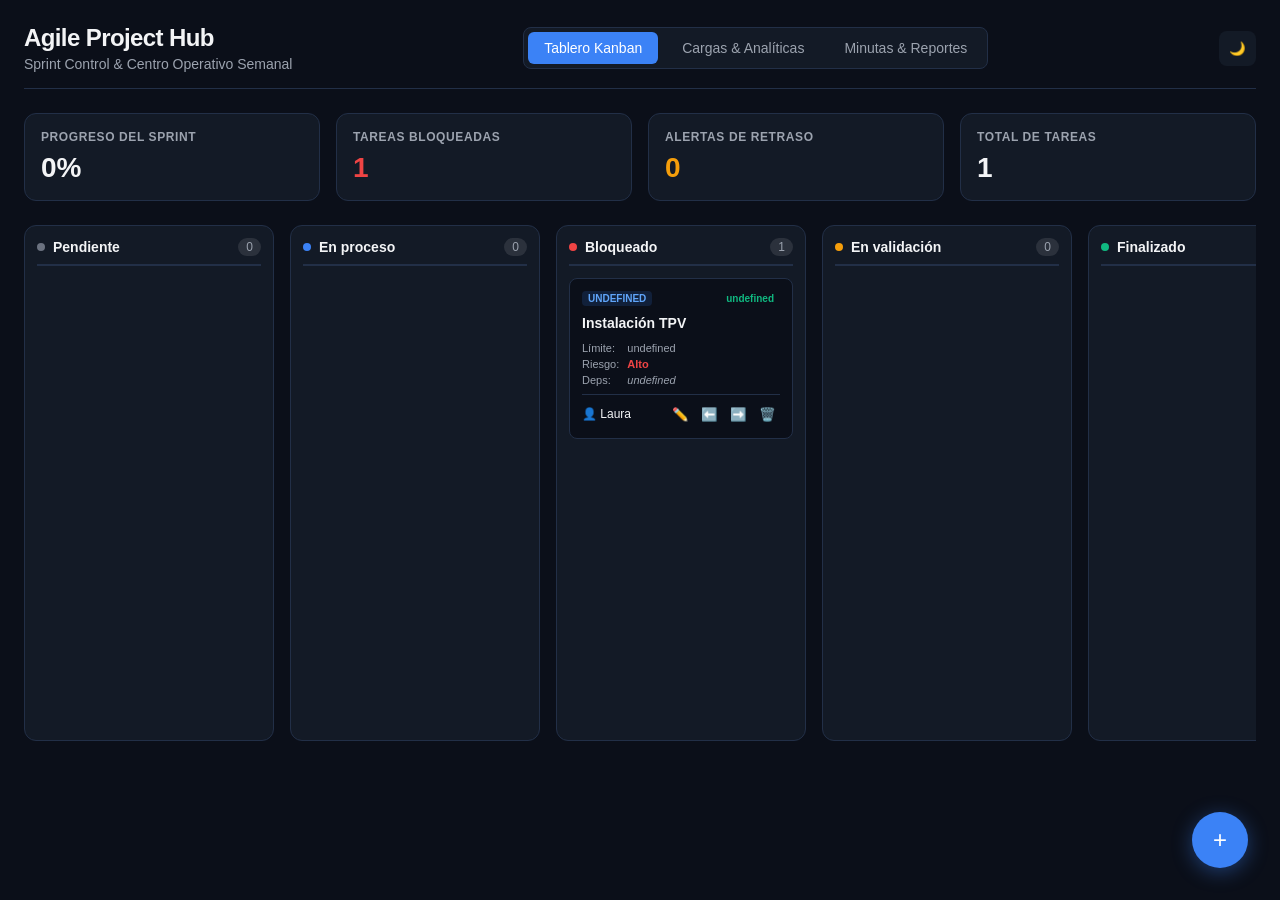
<file: Project-Manager/Dashboard/index.html>
<!DOCTYPE html>
<html lang="es">
<head>
    <meta charset="UTF-8">
    <meta name="viewport" content="width=device-width, initial-scale=1.0">
    <script src="script.js" defer></script>
    <link rel="stylesheet" href="style.css">
    
    <title>Agile Task Dashboard & Meeting Copilot</title>

</head>
<body>
    <!-- Main Application Header -->
    <header>
        <div>
            <h1>Agile Project Hub</h1>
            <div class="subtitle">Sprint Control &amp; Centro Operativo Semanal</div>
        </div>
        <div class="tabs">
            <button class="tab-btn active" onclick="switchTab('tab-kanban')">Tablero Kanban</button>
            <button class="tab-btn" onclick="switchTab('tab-analytics')">Cargas &amp; Analíticas</button>
            <button class="tab-btn" onclick="switchTab('tab-reports')">Minutas &amp; Reportes</button>
        </div>
        <button class="theme-btn" id="light-theme">🌙</button>
    </header>

    <!-- Top KPI Dashboard Rows -->
    <div class="kpi-container">
        <div class="kpi-card">
            <div class="kpi-title">Progreso del Sprint</div>
            <div class="kpi-value" id="kpi-progress">0%</div>
        </div>
        <div class="kpi-card">
            <div class="kpi-title">Tareas Bloqueadas</div>
            <div class="kpi-value" id="kpi-blocked" style="color: var(--color-bloqueado);">0</div>
        </div>
        <div class="kpi-card">
            <div class="kpi-title">Alertas de Retraso</div>
            <div class="kpi-value" id="kpi-delayed" style="color: var(--color-validacion);">0</div>
        </div>
        <div class="kpi-card">
            <div class="kpi-title">Total de Tareas</div>
            <div class="kpi-value" id="kpi-total">0</div>
        </div>
    </div>

    <!-- Pestaña 1: Tablero Kanban -->
    <div id="tab-kanban" class="panel active">
        <div class="board">
            <!-- Pendiente -->
            <div class="column" id="col-pendiente">
                <div class="column-header">
                    <div class="column-title-wrapper">
                        <div class="column-dot" style="background: var(--color-pendiente);"></div>
                        <div class="column-title">Pendiente</div>
                    </div>
                    <span class="column-count" id="count-pendiente">0</span>
                </div>
                <div class="task-list" id="list-pendiente"></div>
            </div>
            <!-- En proceso -->
            <div class="column" id="col-proceso">
                <div class="column-header">
                    <div class="column-title-wrapper">
                        <div class="column-dot" style="background: var(--color-proceso);"></div>
                        <div class="column-title">En proceso</div>
                    </div>
                    <span class="column-count" id="count-proceso">0</span>
                </div>
                <div class="task-list" id="list-proceso"></div>
            </div>
            <!-- Bloqueado -->
            <div class="column" id="col-bloqueado">
                <div class="column-header">
                    <div class="column-title-wrapper">
                        <div class="column-dot" style="background: var(--color-bloqueado);"></div>
                        <div class="column-title">Bloqueado</div>
                    </div>
                    <span class="column-count" id="count-bloqueado">0</span>
                </div>
                <div class="task-list" id="list-bloqueado"></div>
            </div>
            <!-- En validación -->
            <div class="column" id="col-validacion">
                <div class="column-header">
                    <div class="column-title-wrapper">
                        <div class="column-dot" style="background: var(--color-validacion);"></div>
                        <div class="column-title">En validación</div>
                    </div>
                    <span class="column-count" id="count-validacion">0</span>
                </div>
                <div class="task-list" id="list-validacion"></div>
            </div>
            <!-- Finalizado -->
            <div class="column" id="col-finalizado">
                <div class="column-header">
                    <div class="column-title-wrapper">
                        <div class="column-dot" style="background: var(--color-finalizado);"></div>
                        <div class="column-title">Finalizado</div>
                    </div>
                    <span class="column-count" id="count-finalizado">0</span>
                </div>
                <div class="task-list" id="list-finalizado"></div>
            </div>
        </div>
    </div>

    <!-- Pestaña 2: Cargas e Indicadores Rápidos -->
    <div id="tab-analytics" class="panel">
        <div class="analytics-grid">
            <div class="analytics-card">
                <h3>Balanceo de Carga (Tareas por Responsable)</h3>
                <div id="analytics-workload"></div>
            </div>
            <div class="analytics-card">
                <h3>Distribución de Riesgo del Sprint</h3>
                <div id="analytics-risk"></div>
            </div>
        </div>
    </div>

    <!-- Pestaña 3: Automatización de Reportes y Actas -->
    <div id="tab-reports" class="panel">
        <div class="reports-container">
            <div class="report-section">
                <div class="report-header">
                    <h3>Reporte Ejecutivo Automatizado</h3>
                    <button class="btn-primary" onclick="generateExecutiveReport()">Compilar Informe</button>
                </div>
                <textarea id="executive-text" class="report-box" readonly placeholder="Haz clic en 'Compilar Informe' para generar la lectura de rendimiento..."></textarea>
            </div>
            <div class="report-section">
                <div class="report-header">
                    <h3>Acta de Acuerdos de la Reunión</h3>
                </div>
                <div class="form-group">
                    <label>Notas Críticas / Bloqueos Declarados</label>
                    <textarea id="meeting-notes" class="form-control" style="height: 380px; font-family: monospace; font-size:13px;" placeholder="Escribe aquí los acuerdos crudos de la mesa, ej:&#10;- Álex M. reporta que necesita apoyo en infraestructura externa.&#10;- Sofía G. finalizó pruebas locales."></textarea>
                </div>
            </div>
        </div>
    </div>

    <!-- Floating Action Button -->
    <button class="fab" onclick="openModal()">+</button>

    <!-- Modal Formulario de Tareas -->
    <div class="modal-overlay" id="task-modal">
        <div class="modal">
            <div class="modal-title">Registrar Nueva Tarea Técnica</div>
            <form id="task-form" onsubmit="saveTask(event)">
                <div class="form-group">
                    <label>Título de la Tarea</label>
                    <input type="text" id="form-title" class="form-control" required placeholder="Ej. Refactorizar persistencia base datos">
                </div>
                <div style="display: grid; grid-template-columns: 1fr 1fr; gap: 12px;">
                    <div class="form-group">
                        <label>Área Técnica</label>
                        <select id="form-area" class="form-control">
                            <option value="Desarrollo">Desarrollo</option>
                            <option value="Infraestructura">Infraestructura</option>
                            <option value="Soporte">Soporte</option>
                        </select>
                    </div>
                <div class="form-group">
                       <label>Responsable</label> 
                       <input type="text" id="form-owner" class="form-control" list="owners-list" placeholder="Ej. Laura" required > 
                       <datalist id="owners-list"></datalist>
                </div>
                <div style="display: grid; grid-template-columns: 1fr 1fr; gap: 12px;">
                    <div class="form-group">
                        <label>Prioridad</label>
                        <select id="form-priority" class="form-control">
                            <option value="Baja">Baja</option>
                            <option value="Media">Media</option>
                            <option value="Alta">Alta</option>
                        </select>
                    </div>
                    <div class="form-group">
                        <label>Estado Inicial</label>
                        <select id="form-status" class="form-control">
                            <option value="Pendiente">Pendiente</option>
                            <option value="En proceso">En proceso</option>
                            <option value="Bloqueado">Bloqueado</option>
                            <option value="En validación">En validación</option>
                            <option value="Finalizado">Finalizado</option>
                        </select>
                    </div>
                </div>
                <div class="form-group">
                    <label>Fecha Límite</label>
                    <input type="date" id="form-deadline" class="form-control" required>
                </div>
                <div class="form-group">
                    <label>Dependencias Cruzadas</label>
                    <input type="text" id="form-deps" class="form-control" placeholder="Ej. Aprobación QA / Ninguna">
                </div>
                <div class="form-group">
                    <label>Nivel de Riesgo Operativo</label>
                    <select id="form-risk" class="form-control">
                        <option value="Bajo">Bajo</option>
                        <option value="Medio">Medio</option>
                        <option value="Alto">Alto</option>
                        <option value="Crítico">Crítico</option>
                    </select>
                </div>
                <div class="form-actions">
                    <button type="button" class="btn-secondary" onclick="closeModal()">Cancelar</button>
                    <button type="submit" class="btn-primary">Guardar Tarea</button>
                </div>
            </form>
        </div>
    </div>

</body>
</html>
</file>
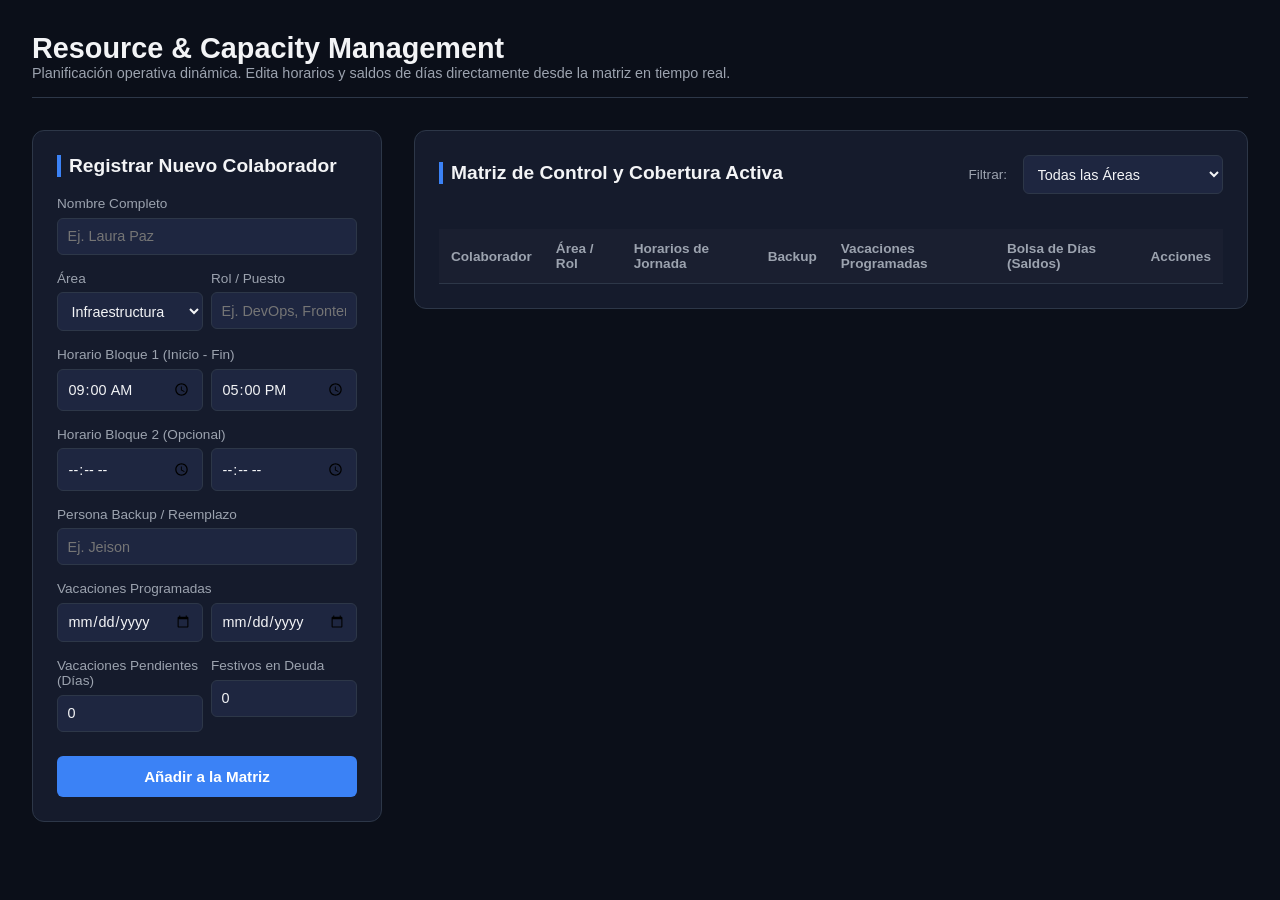
<file: Project-Manager/Horarios/index.html>
<!DOCTYPE html>
<html lang="es">
<head>
    <meta charset="UTF-8">
    <meta name="viewport" content="width=device-width, initial-scale=1.0">
    <link rel="stylesheet" href="style.css">
    <title>Resource & Capacity Manager - IT Team</title>

</head>
<body>

    <header>
        <h1>Resource & Capacity Management</h1>
        <p>Planificación operativa dinámica. Edita horarios y saldos de días directamente desde la matriz en tiempo real.</p>
    </header>

    <div class="layout">
        <!-- Panel Izquierdo: Formulario de Registro -->
        <div class="panel">
            <h2>Registrar Nuevo Colaborador</h2>
            <form id="resourceForm">
                <div class="form-group">
                    <label for="nombre">Nombre Completo</label>
                    <input type="text" id="nombre" required placeholder="Ej. Laura Paz">
                </div>

                <div class="form-row">
                    <div class="form-group">
                        <label for="area">Área</label>
                        <select id="area" required>
                            <option value="Infraestructura">Infraestructura</option>
                            <option value="Desarrollo">Desarrollo</option>
                            <option value="Soporte">Soporte</option>
                        </select>
                    </div>
                    <div class="form-group">
                        <label for="rol">Rol / Puesto</label>
                        <input type="text" id="rol" required placeholder="Ej. DevOps, Frontend">
                    </div>
                </div>

                <div class="form-group">
                    <label>Horario Bloque 1 (Inicio - Fin)</label>
                    <div class="form-row">
                        <input type="time" id="h1_inicio" required value="09:00">
                        <input type="time" id="h1_fin" required value="17:00">
                    </div>
                </div>

                <div class="form-group">
                    <label>Horario Bloque 2 (Opcional)</label>
                    <div class="form-row">
                        <input type="time" id="h2_inicio">
                        <input type="time" id="h2_fin">
                    </div>
                </div>

                <div class="form-group">
                    <label for="backup">Persona Backup / Reemplazo</label>
                    <input type="text" id="backup" placeholder="Ej. Jeison">
                </div>

                <div class="form-group">
                    <label>Vacaciones Programadas</label>
                    <div class="form-row">
                        <input type="date" id="vac_inicio">
                        <input type="date" id="vac_fin">
                    </div>
                </div>

                <div class="form-row">
                    <div class="form-group">
                        <label for="vac_pendientes">Vacaciones Pendientes (Días)</label>
                        <input type="number" id="vac_pendientes" min="0" value="0">
                    </div>
                    <div class="form-group">
                        <label for="festivos_deuda">Festivos en Deuda</label>
                        <input type="number" id="festivos_deuda" min="0" value="0">
                    </div>
                </div>

                <button type="submit">Añadir a la Matriz</button>
            </form>
        </div>

        <!-- Panel Derecho: Listado Editable -->
        <div class="panel">
            <div style="display: flex; justify-content: space-between; align-items: center; margin-bottom: 1.2rem;">
                <h2>Matriz de Control y Cobertura Activa</h2>
                <div class="filters">
                    <label for="filterArea" style="font-size: 0.85rem; color: var(--text-muted);">Filtrar:</label>
                    <select id="filterArea" onchange="renderTable()">
                        <option value="Todos">Todas las Áreas</option>
                        <option value="Infraestructura">Infraestructura</option>
                        <option value="Desarrollo">Desarrollo</option>
                        <option value="Soporte">Soporte</option>
                    </select>
                </div>
            </div>

            <div class="table-container">
                <table id="teamTable">
                    <thead>
                        <tr>
                            <th>Colaborador</th>
                            <th>Área / Rol</th>
                            <th>Horarios de Jornada</th>
                            <th>Backup</th>
                            <th>Vacaciones Programadas</th>
                            <th>Bolsa de Días (Saldos)</th>
                            <th>Acciones</th>
                        </tr>
                    </thead>
                    <tbody>
                        <!-- Renderizado dinámico con campos interactivos -->
                    </tbody>
                </table>
            </div>
        </div>
    </div>
</body>
</html>
</file>
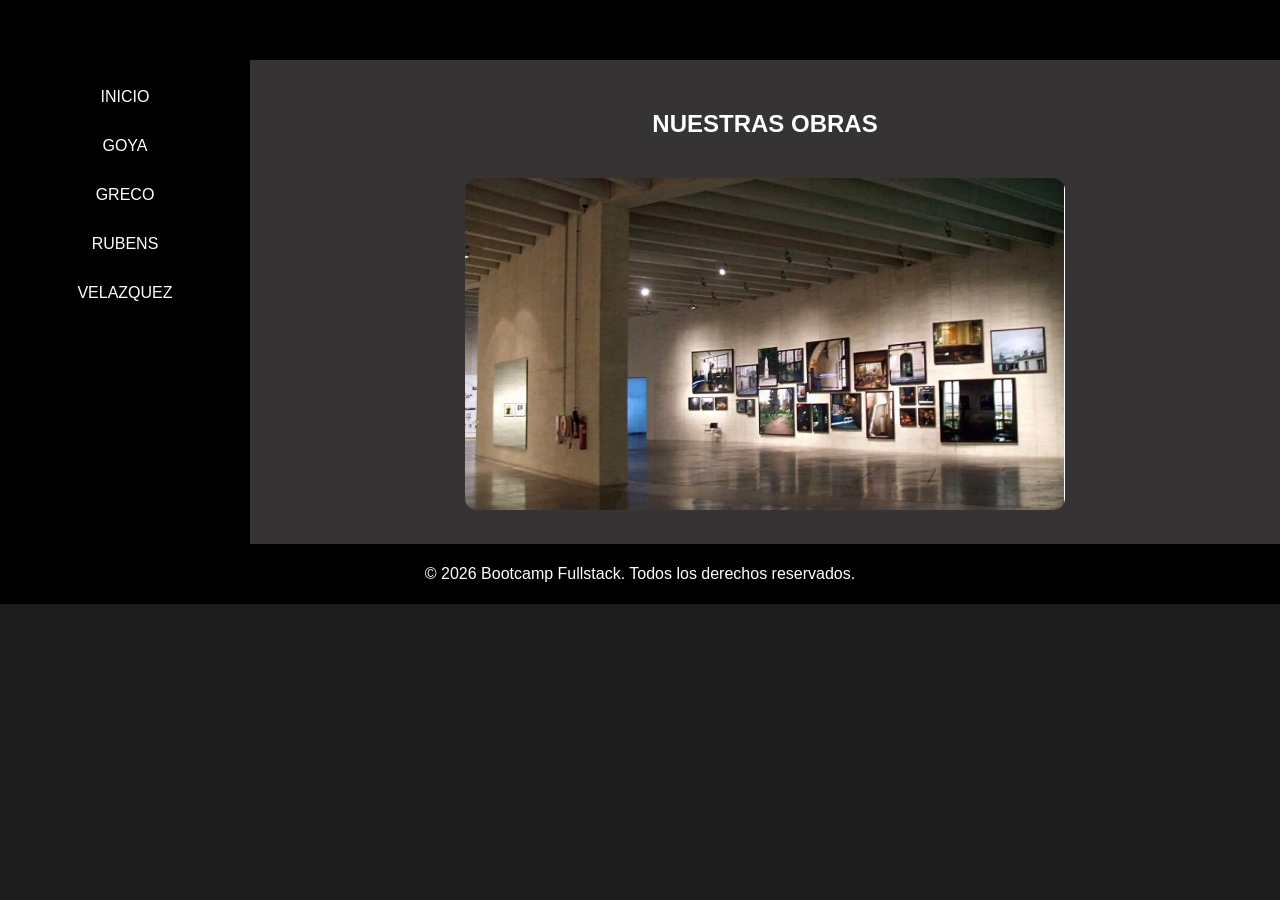
<file: ldanielas-portafolio/assets/projects/Reto/index.html>
<!DOCTYPE html>
<html lang="es">
<head>
  <meta charset="UTF-8" />
  <meta name="viewport" content="width=device-width, initial-scale=1.0"/>
  <title>Reto Velazquez</title>

  <!-- CSS en orden correcto -->
  <link rel="stylesheet" href="assets/styles/base.css">
  <link rel="stylesheet" href="assets/styles/layout.css">
  <link rel="stylesheet" href="assets/styles/components.css">
  <link rel="stylesheet" href="assets/styles/responsive.css">
</head>

<body class="layout-grid">

  <header>
    <div class="marquee">
      <h1>BIENVENIDO A NUESTRO MUSEO</h1>
    </div>
  </header>

  <nav>
    <ul>
      <li><a href="index.html">INICIO</a></li>
      <li><a href="goya.html">GOYA</a></li>
      <li><a href="greco.html">GRECO</a></li>
      <li><a href="rubens.html">RUBENS</a></li>
      <li><a href="velazquez.html">VELAZQUEZ</a></li>
    </ul>
  </nav>

  <main>
    <article>
      <h2>NUESTRAS OBRAS</h2>

      <section class="video-container">
        <div class="thumb1">
          <a href="https://www.youtube.com/watch?v=KEo5cRnvH-Y" target="_blank">
            <img src="assets/images/museo.jpg" alt="Nuestro museo" loading="lazy">
          </a>
        </div>
      </section>

    </article>
  </main>

  <footer>
    <p class="piepag">&copy; 2026 Bootcamp Fullstack. Todos los derechos reservados.</p>
  </footer>

</body>
</html>
</file>
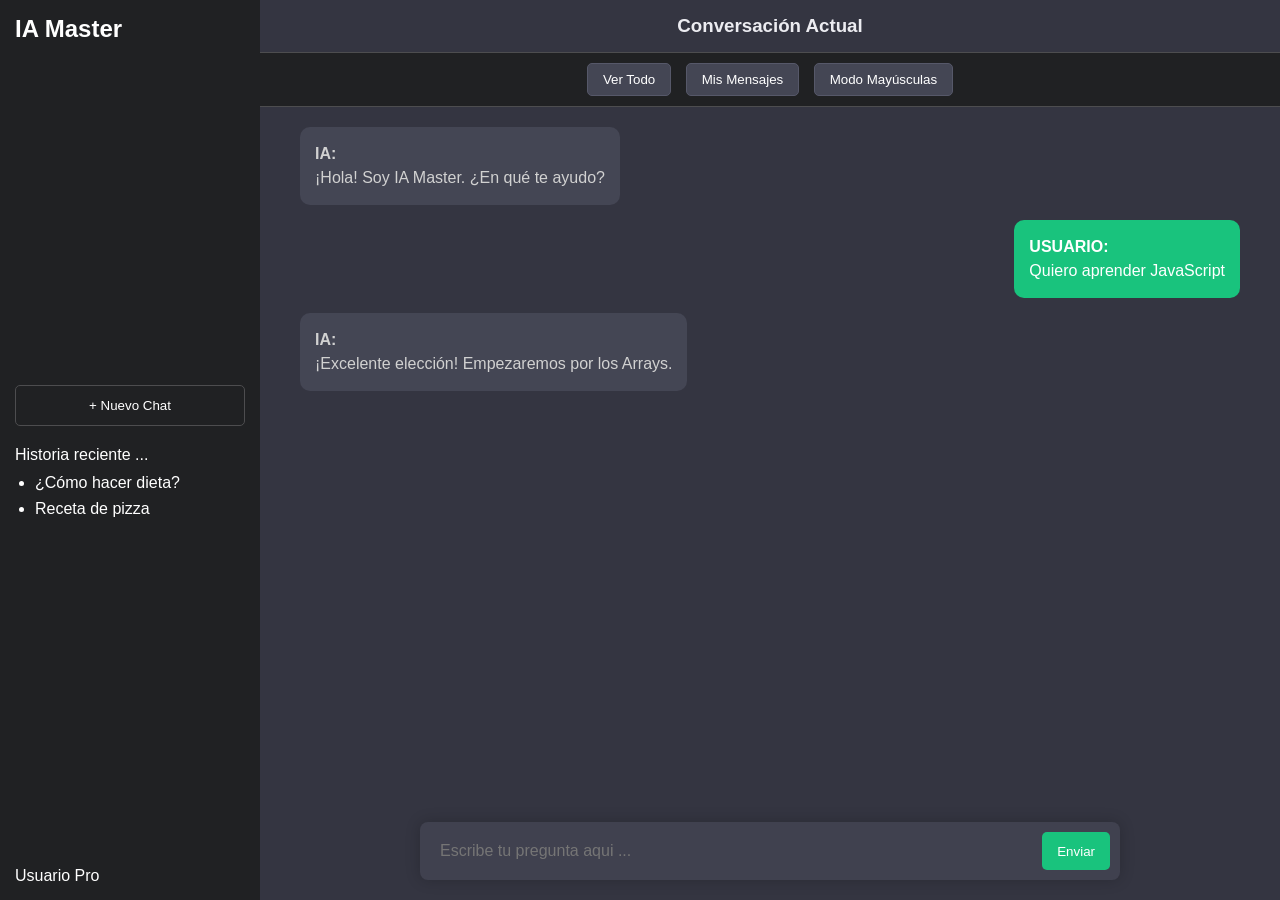
<file: ldanielas-portafolio/assets/projects/saas-ia/index.html>
<!doctype html>
<html lang="es">
    
  <head>
    <meta charset="UTF-8" />
    <meta name="viewport" content="width=device-width, initial-scale=1.0" />
    <title>Mi IA SaaS - Panel de Control</title>
    <link rel="stylesheet" href="styles.css" />
    <!-- Relacionamos con el fichero app.js DEFER para que cargue junto al html -->
    <script src="app.js" defer></script>

  </head>

  <body>
    <div class="app-container">
        <aside class="sidebar">
            <div class="logo-area">
                <h2>IA Master</h2>
            </div>
            <nav class="menu-lateral">
                <button>+ Nuevo Chat</button>
                <div class="historial">
                    <p>Historia reciente ...</p>
                    <ul>
                        <li>¿Cómo hacer dieta?</li>
                        <li>Receta de pizza</li>
                    </ul>
                </div>
            </nav>
            <div class="perfil">
                <span>Usuario Pro</span>
            </div>
        </aside>

        <main class="chat-area">
            
            <header class="chat-header">
                <h3>Conversación Actual</h3>
            </header>

            <!-- AGREGAR BOTONES  -->
            <div class="controles-filtros">
                <button onclick="mostrarTodo()"> Ver Todo</button>
                <button onclick="verMisMensajes()">Mis Mensajes</button>
                <button onclick="modoGritar()">Modo Mayúsculas</button>
            </div>
            <!-- Eliminar el mensaje Hola ..... y el id="caja-mensajes" -->
            <section class="mensajes-container" id="caja-mensajes"></section>

            <footer class="input-area">
                <!-- Evento Form señade la función enviarPrompt -->
                <form class="chat-form" onsubmit="enviarPrompt(event)">
                
                <!-- for="mensaje-input" // sr-only = Solo para lectores de pantalla -->
                
                <label for="mensaje-input" class="sr-only">Mensaje</label>
                
                
                <!-- Añadir ID -->
                    <input 
                        type="text" 
                        id="mensaje-input" 
                        placeholder="Escribe tu pregunta aqui ..."
                        autocomplete="off" >
                <!-- Añadir tipo submit -->
                    <button type="submit">Enviar</button>
                </form>
            </footer>
        </main>
    </div>
  </body>
</html>
</file>
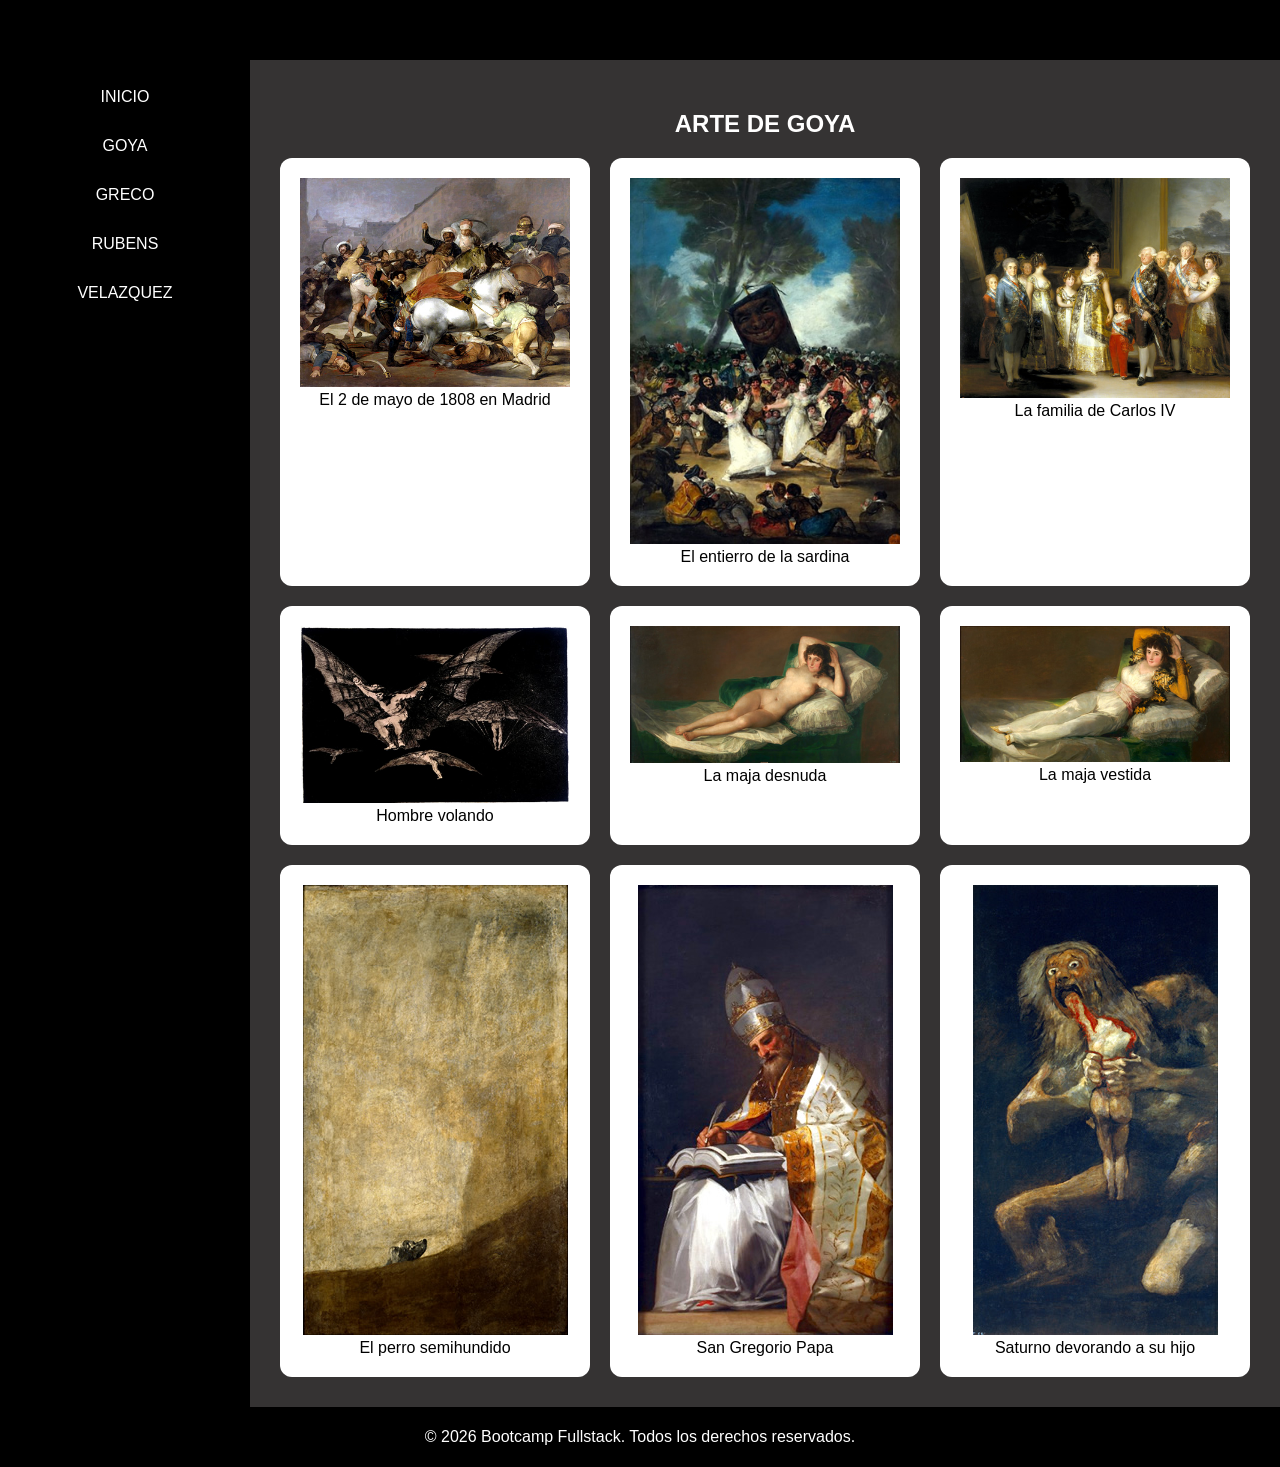
<file: ldanielas-portafolio/assets/projects/Reto/goya.html>
<!DOCTYPE html>
<html lang="es">

<head>
  <meta charset="UTF-8" />
  <meta name="viewport" content="width=device-width, initial-scale=1.0" />
  <title>Reto Velazquez</title>
  <link rel="stylesheet" href="assets/styles/base.css">
  <link rel="stylesheet" href="assets/styles/layout.css">
  <link rel="stylesheet" href="assets/styles/components.css">
  <link rel="stylesheet" href="assets/styles/responsive.css">
  </head>

<body class="layout-grid">
  <header>
  <div class="marquee">
  <h1>BIENVENIDO A NUESTRO MUSEO</h1>
</div>
  </header>

  <nav>
    <ul>
      <li><a class="nav-button" href="index.html">INICIO</a></li>
      <li><a class="nav-button" href="goya.html">GOYA</a></li>
      <li><a class="nav-button" href="greco.html">GRECO</a></li>
      <li><a class="nav-button" href="rubens.html">RUBENS</a></li>
      <li><a class="nav-button" href="velazquez.html">VELAZQUEZ</a></li>
    </ul>
  </nav>

  <main>
    <article>
      <h2>ARTE DE GOYA</h2>
      <section class="gallery">
        <div class="thumb">
          <a href="assets/images/2-de-mayo-1808-madrid-goya.jpg" target="_blank">
            <img src="assets/images/2-de-mayo-1808-madrid-goya.jpg" alt="El 2 de mayo de 1808 en Madrid">
            <p>El 2 de mayo de 1808 en Madrid</p>
          </a>
        </div>

        <div class="thumb">
          <a href="assets/images/entierro-sardina-goya.jpg" target="_blank">
            <img src="assets/images/entierro-sardina-goya.jpg" alt="El entierro de la sardina">
            <p>El entierro de la sardina</p>
          </a>
        </div>

        <div class="thumb">
          <a href="assets/images/familia-carlos-iv-goya.jpg" target="_blank">
            <img src="assets/images/familia-carlos-iv-goya.jpg" alt="La familia de Carlos IV">
            <p>La familia de Carlos IV</p>
          </a>
        </div>

        <div class="thumb">
          <a href="assets/images/grabado-hombre-volando-goya.jpg" target="_blank">
            <img src="assets/images/grabado-hombre-volando-goya.jpg" alt="Hombre volando">
            <p>Hombre volando</p>
          </a>
        </div>

        <div class="thumb">
          <a href="assets/images/maja-desnuda-goya.jpg" target="_blank">
            <img src="assets/images/maja-desnuda-goya.jpg" alt="La maja desnuda">
            <p>La maja desnuda</p>
          </a>
        </div>

        <div class="thumb">
          <a href="assets/images/maja-vestida-goya.jpg" target="_blank">
            <img src="assets/images/maja-vestida-goya.jpg" alt="La maja vestida">
            <p>La maja vestida</p>
          </a>
        </div>

        <div class="thumb">
          <a href="assets/images/perro-semidesnudo-goya.jpg" target="_blank">
            <img src="assets/images/perro-semidesnudo-goya.jpg" alt="El perro semihundido">
            <p>El perro semihundido</p>
          </a>
        </div>

        <div class="thumb">
          <a href="assets/images/san-gregorio-papa-goya.jpg" target="_blank">
            <img src="assets/images/san-gregorio-papa-goya.jpg" alt="San Gregorio Papa">
            <p>San Gregorio Papa</p>
          </a>
        </div>

        <div class="thumb">
          <a href="assets/images/saturno-devorando-hijo-goya.jpg" target="_blank">
            <img src="assets/images/saturno-devorando-hijo-goya.jpg" alt="Saturno devorando a su hijo">
            <p>Saturno devorando a su hijo</p>
          </a>
        </div>


      </section>

    </article>
  </main>

  <footer>
    <p class="piepag">&copy; 2026 Bootcamp Fullstack. Todos los derechos reservados.</p>
  </footer>
</body>

</html>
</file>
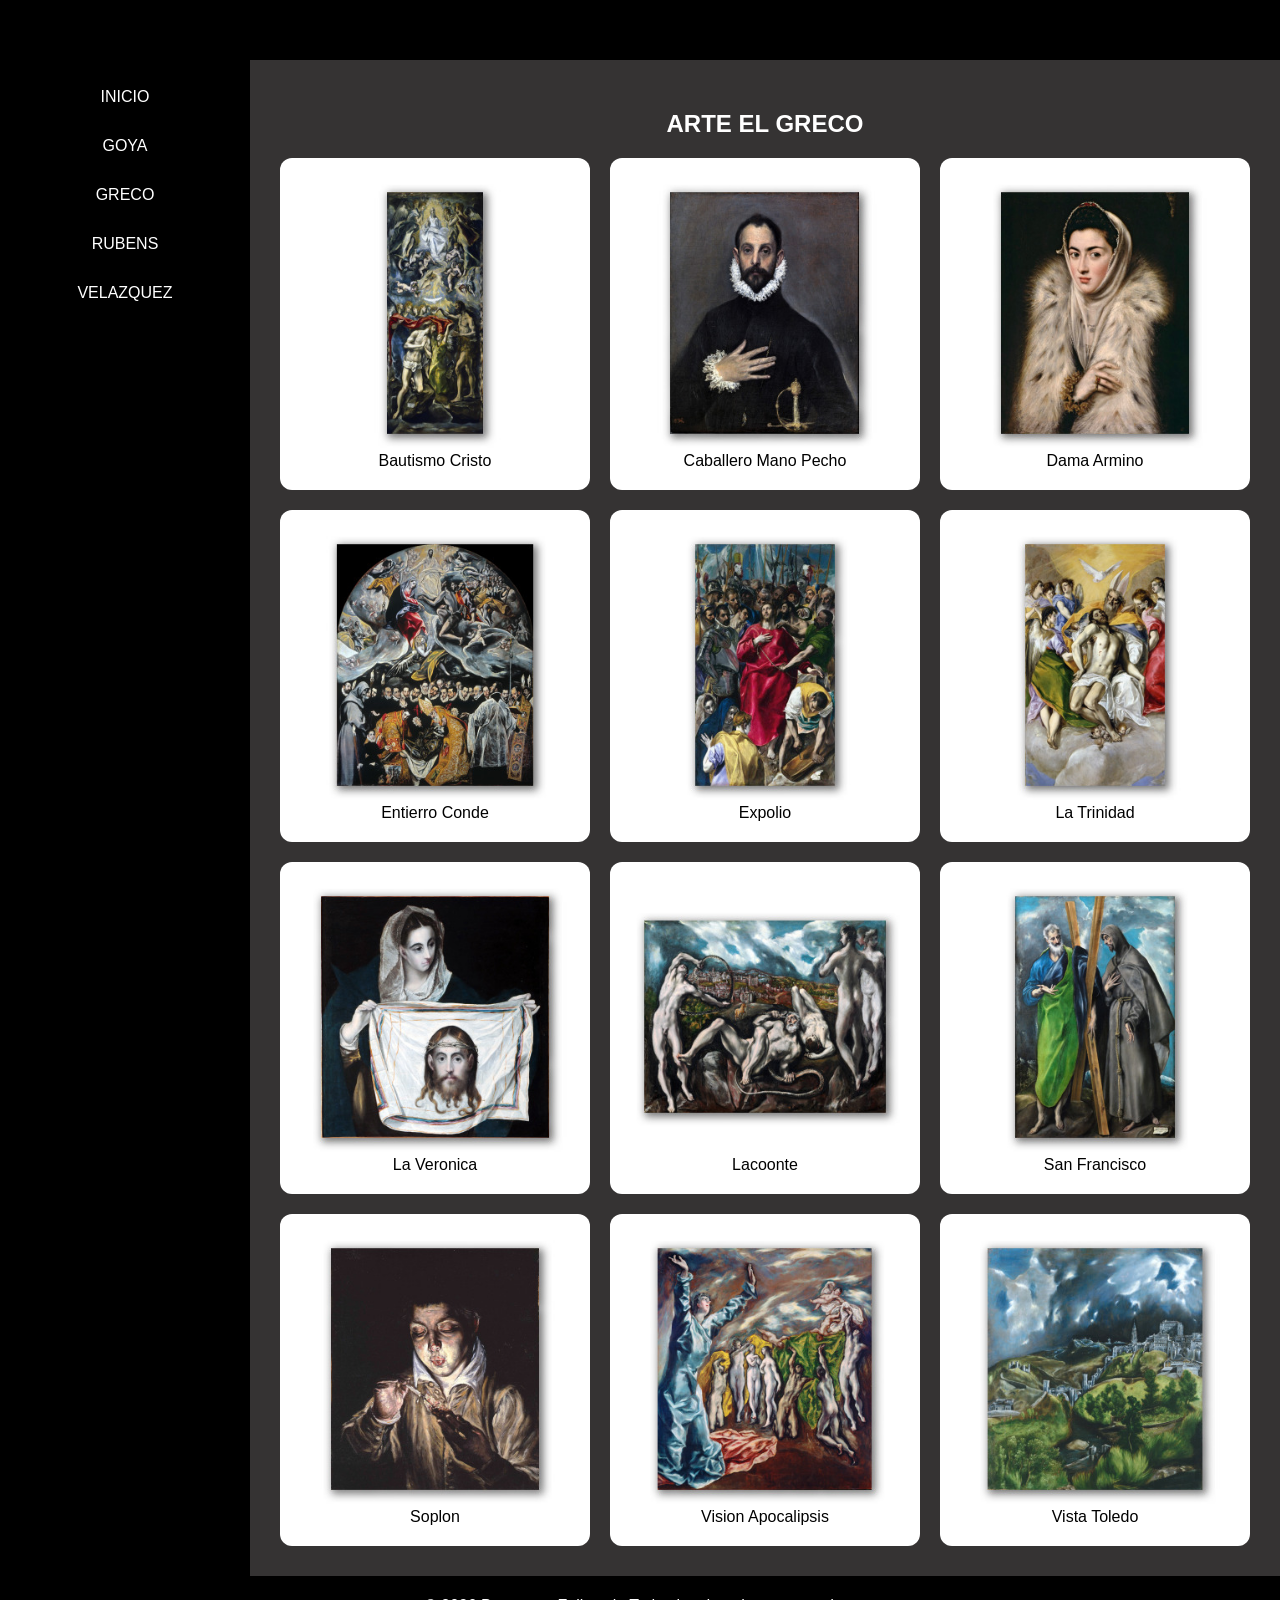
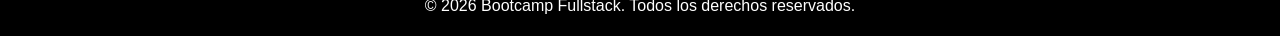
<file: ldanielas-portafolio/assets/projects/Reto/greco.html>
<!DOCTYPE html>
<html lang="es">
<head>
  <meta charset="UTF-8" />
  <meta name="viewport" content="width=device-width, initial-scale=1.0" />
  <title>Reto Velazquez</title>
  <link rel="stylesheet" href="assets/styles/base.css">
  <link rel="stylesheet" href="assets/styles/layout.css">
  <link rel="stylesheet" href="assets/styles/components.css">
  <link rel="stylesheet" href="assets/styles/responsive.css">
</head>
<body class="layout-grid">
  <header>
  <div class="marquee">
  <h1>BIENVENIDO A NUESTRO MUSEO</h1>
</div>
  </header>

  <nav>
    <ul>
      <li><a class="nav-button" href="index.html">INICIO</a></li>
      <li><a class="nav-button" href="goya.html">GOYA</a></li>
      <li><a class="nav-button" href="greco.html">GRECO</a></li>
      <li><a class="nav-button" href="rubens.html">RUBENS</a></li>
      <li><a class="nav-button" href="velazquez.html">VELAZQUEZ</a></li>
    </ul>
  </nav>

  <main>
    <article>
      <h2>ARTE EL GRECO</h2>
  <section class="gallery">

    <div class="thumb">
      <a href="assets/images/el-greco-bautismo-cristo.jpg" target="_blank">
      <img src="assets/images/el-greco-bautismo-cristo.jpg" alt="Bautismo Cristo" loading="lazy">
      <p>Bautismo Cristo</p>
      </a>
    </div>

    <div class="thumb">
      <a href="assets/images/el-greco-caballero-mano-pecho.jpg" target="_blank">
      <img src="assets/images/el-greco-caballero-mano-pecho.jpg" alt="Caballero Mano Pecho">
      <p>Caballero Mano Pecho</p>
      </a>
    </div>

    <div class="thumb">
      <a href="assets/images/el-greco-dama-armino.jpg" target="_blank"></a>
      <img src="assets/images/el-greco-dama-armino.jpg" alt="Dama Armino">
      <p>Dama Armino</p>
      </a>
    </div>


    <div class="thumb">
      <a href="assets/images/el-greco-entierro-conde-orgaz.jpg" target="_blank">
      <img src="assets/images/el-greco-entierro-conde-orgaz.jpg" alt="Entierro Conde">
      <p>Entierro Conde</p>
      </a>
    </div>

    <div class="thumb">
      <a href="assets/images/el-greco-expolio.jpg" target="_blank">
      <img src="assets/images/el-greco-expolio.jpg" alt="Expolio">
      <p>Expolio</p>
      </a>
    </div>
    
    <div class="thumb">
  <a href="assets/images/el-greco-la-trinidad.jpg" target="_blank">
    <img src="assets/images/el-greco-la-trinidad.jpg" alt="La Trinidad">
    <p>La Trinidad</p>
  </a>
</div>

<div class="thumb">
  <a href="assets/images/el-greco-la-veronica.jpg" target="_blank">
    <img src="assets/images/el-greco-la-veronica.jpg" alt="La Veronica">
    <p>La Veronica</p>
  </a>
</div>

<div class="thumb">
  <a href="assets/images/el-greco-lacoonte.jpg" target="_blank">
    <img src="assets/images/el-greco-lacoonte.jpg" alt="Lacoonte">
    <p>Lacoonte</p>
  </a>
</div>

<div class="thumb">
  <a href="assets/images/el-greco-san-andres-san-francisco.jpg" target="_blank">
    <img src="assets/images/el-greco-san-andres-san-francisco.jpg" alt="San Francisco">
    <p>San Francisco</p>
  </a>
</div>

<div class="thumb">
  <a href="assets/images/el-greco-soplon.jpg" target="_blank">
    <img src="assets/images/el-greco-soplon.jpg" alt="Soplon">
    <p>Soplon</p>
  </a>
</div>

<div class="thumb">
  <a href="assets/images/el-greco-vision-apocalipsis.jpg" target="_blank">
    <img src="assets/images/el-greco-vision-apocalipsis.jpg" alt="Vision Apocalipsis">
    <p>Vision Apocalipsis</p>
  </a>
</div>

<div class="thumb">
  <a href="assets/images/el-greco-vista-toledo.jpg" target="_blank">
    <img src="assets/images/el-greco-vista-toledo.jpg" alt="Vista Toledo">
    <p>Vista Toledo</p>
  </a>
</div>

  </section>
    </article>
  </main>

  <footer>
    <p class="piepag">&copy; 2026 Bootcamp Fullstack. Todos los derechos reservados.</p>
  </footer>
</body>
</html>
</file>
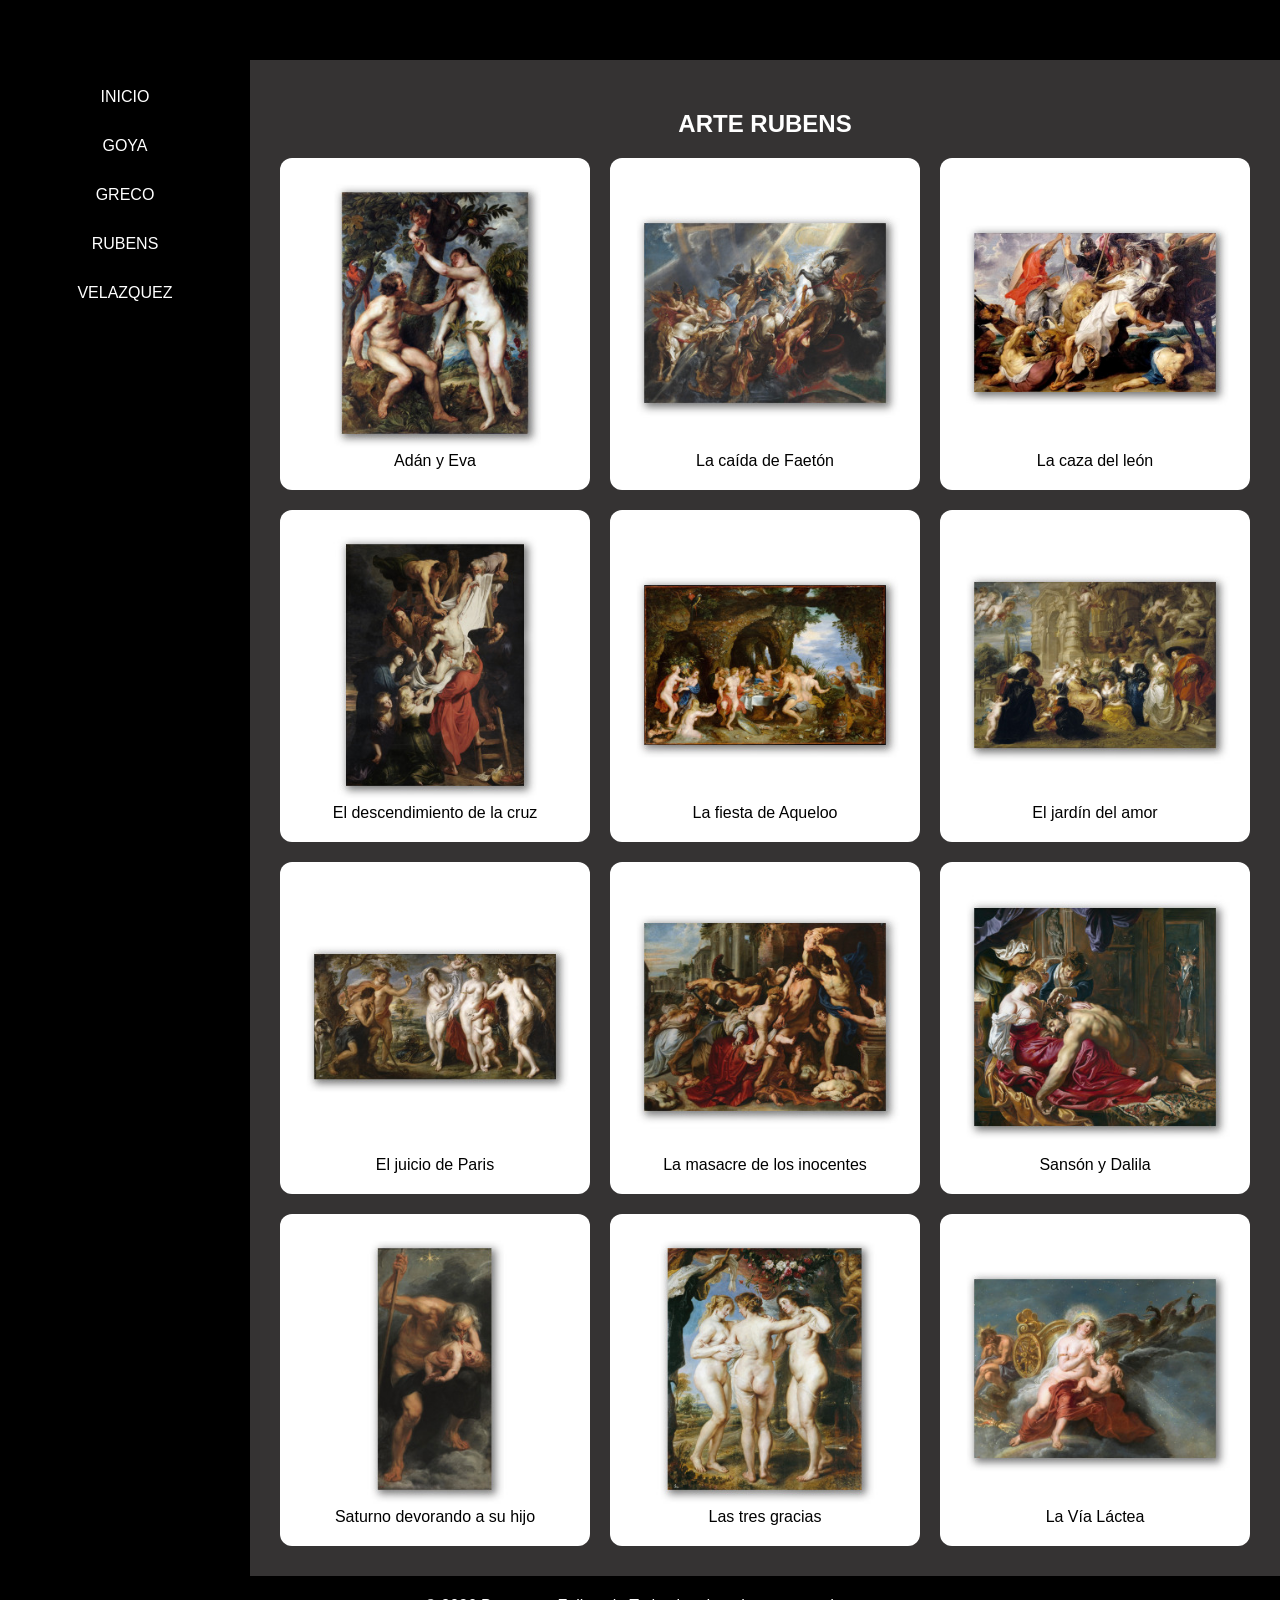
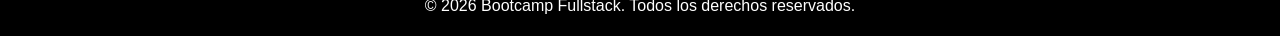
<file: ldanielas-portafolio/assets/projects/Reto/rubens.html>
<!DOCTYPE html>
<html lang="es">

<head>
    <meta charset="UTF-8" />
    <meta name="viewport" content="width=device-width, initial-scale=1.0" />
    <title>Reto Velazquez</title>
    <link rel="stylesheet" href="assets/styles/base.css">
    <link rel="stylesheet" href="assets/styles/layout.css">
    <link rel="stylesheet" href="assets/styles/components.css">
    <link rel="stylesheet" href="assets/styles/responsive.css">
</head>

<body class="layout-grid">
    <header>
<div class="marquee">
  <h1>BIENVENIDO A NUESTRO MUSEO</h1>
</div>
    </header>

    <nav>
        <ul>
        <li><a class="nav-button" href="index.html">INICIO</a></li>
        <li><a class="nav-button" href="goya.html">GOYA</a></li>
        <li><a class="nav-button" href="greco.html">GRECO</a></li>
        <li><a class="nav-button" href="rubens.html">RUBENS</a></li>
        <li><a class="nav-button" href="velazquez.html">VELAZQUEZ</a></li>
        </ul>
    </nav>

    <main>
        <article>
            <h2>ARTE RUBENS</h2>
            <section class="gallery">
                <div class="thumb">
                    <a href="assets/images/rubens-adan-eva-1629.jpg" target="_blank">
                        <img src="assets/images/rubens-adan-eva-1629.jpg" alt="Adán y Eva">
                        <p>Adán y Eva</p>
                    </a>
                </div>

                <div class="thumb">
                    <a href="assets/images/rubens-caida-faeton-b.jpg" target="_blank">
                        <img src="assets/images/rubens-caida-faeton-b.jpg" alt="La caída de Faetón">
                        <p>La caída de Faetón</p>
                    </a>
                </div>

                <div class="thumb">
                    <a href="assets/images/rubens-caza-leon-1621.jpg" target="_blank">
                        <img src="assets/images/rubens-caza-leon-1621.jpg" alt="La caza del león">
                        <p>La caza del león</p>
                    </a>
                </div>

                <div class="thumb">
                    <a href="assets/images/rubens-descendimiento-cristo-cruz-1612-1614_1.jpg" target="_blank">
                        <img src="assets/images/rubens-descendimiento-cristo-cruz-1612-1614_1.jpg"
                            alt="El descendimiento de la cruz">
                        <p>El descendimiento de la cruz</p>
                    </a>
                </div>

                <div class="thumb">
                    <a href="assets/images/rubens-fiesta-aqueloo-1615.jpg" target="_blank">
                        <img src="assets/images/rubens-fiesta-aqueloo-1615.jpg" alt="La fiesta de Aqueloo">
                        <p>La fiesta de Aqueloo</p>
                    </a>
                </div>

                <div class="thumb">
                    <a href="assets/images/rubens-jardin-amor-el-prado-1635.jpg" target="_blank">
                        <img src="assets/images/rubens-jardin-amor-el-prado-1635.jpg" alt="El jardín del amor">
                        <p>El jardín del amor</p>
                    </a>
                </div>

                <div class="thumb">
                    <a href="assets/images/rubens-juicio-paris-1639.jpg" target="_blank">
                        <img src="assets/images/rubens-juicio-paris-1639.jpg" alt="El juicio de Paris">
                        <p>El juicio de Paris</p>
                    </a>
                </div>

                <div class="thumb">
                    <a href="assets/images/rubens-masacre-inocentes_1.jpg" target="_blank">
                        <img src="assets/images/rubens-masacre-inocentes_1.jpg" alt="La masacre de los inocentes">
                        <p>La masacre de los inocentes</p>
                    </a>
                </div>

                <div class="thumb">
                    <a href="assets/images/rubens-sanson-dalila-1610.jpg" target="_blank">
                        <img src="assets/images/rubens-sanson-dalila-1610.jpg" alt="Sansón y Dalila">
                        <p>Sansón y Dalila</p>
                    </a>
                </div>

                <div class="thumb">
                    <a href="assets/images/rubens-saturno-devorando-hijo-1636.jpg" target="_blank">
                        <img src="assets/images/rubens-saturno-devorando-hijo-1636.jpg"
                            alt="Saturno devorando a su hijo">
                        <p>Saturno devorando a su hijo</p>
                    </a>
                </div>

                <div class="thumb">
                    <a href="assets/images/rubens-tres-gracias-prado.jpg" target="_blank">
                        <img src="assets/images/rubens-tres-gracias-prado.jpg" alt="Las tres gracias">
                        <p>Las tres gracias</p>
                    </a>
                </div>

                <div class="thumb">
                    <a href="assets/images/rubens-via-lactea-1636.jpg" target="_blank">
                        <img src="assets/images/rubens-via-lactea-1636.jpg" alt="La Vía Láctea">
                        <p>La Vía Láctea</p>
                    </a>
                </div>

            </section>
        </article>
    </main>

    <footer>
        <p class="piepag">&copy; 2026 Bootcamp Fullstack. Todos los derechos reservados.</p>
    </footer>
</body>

</html>
</file>
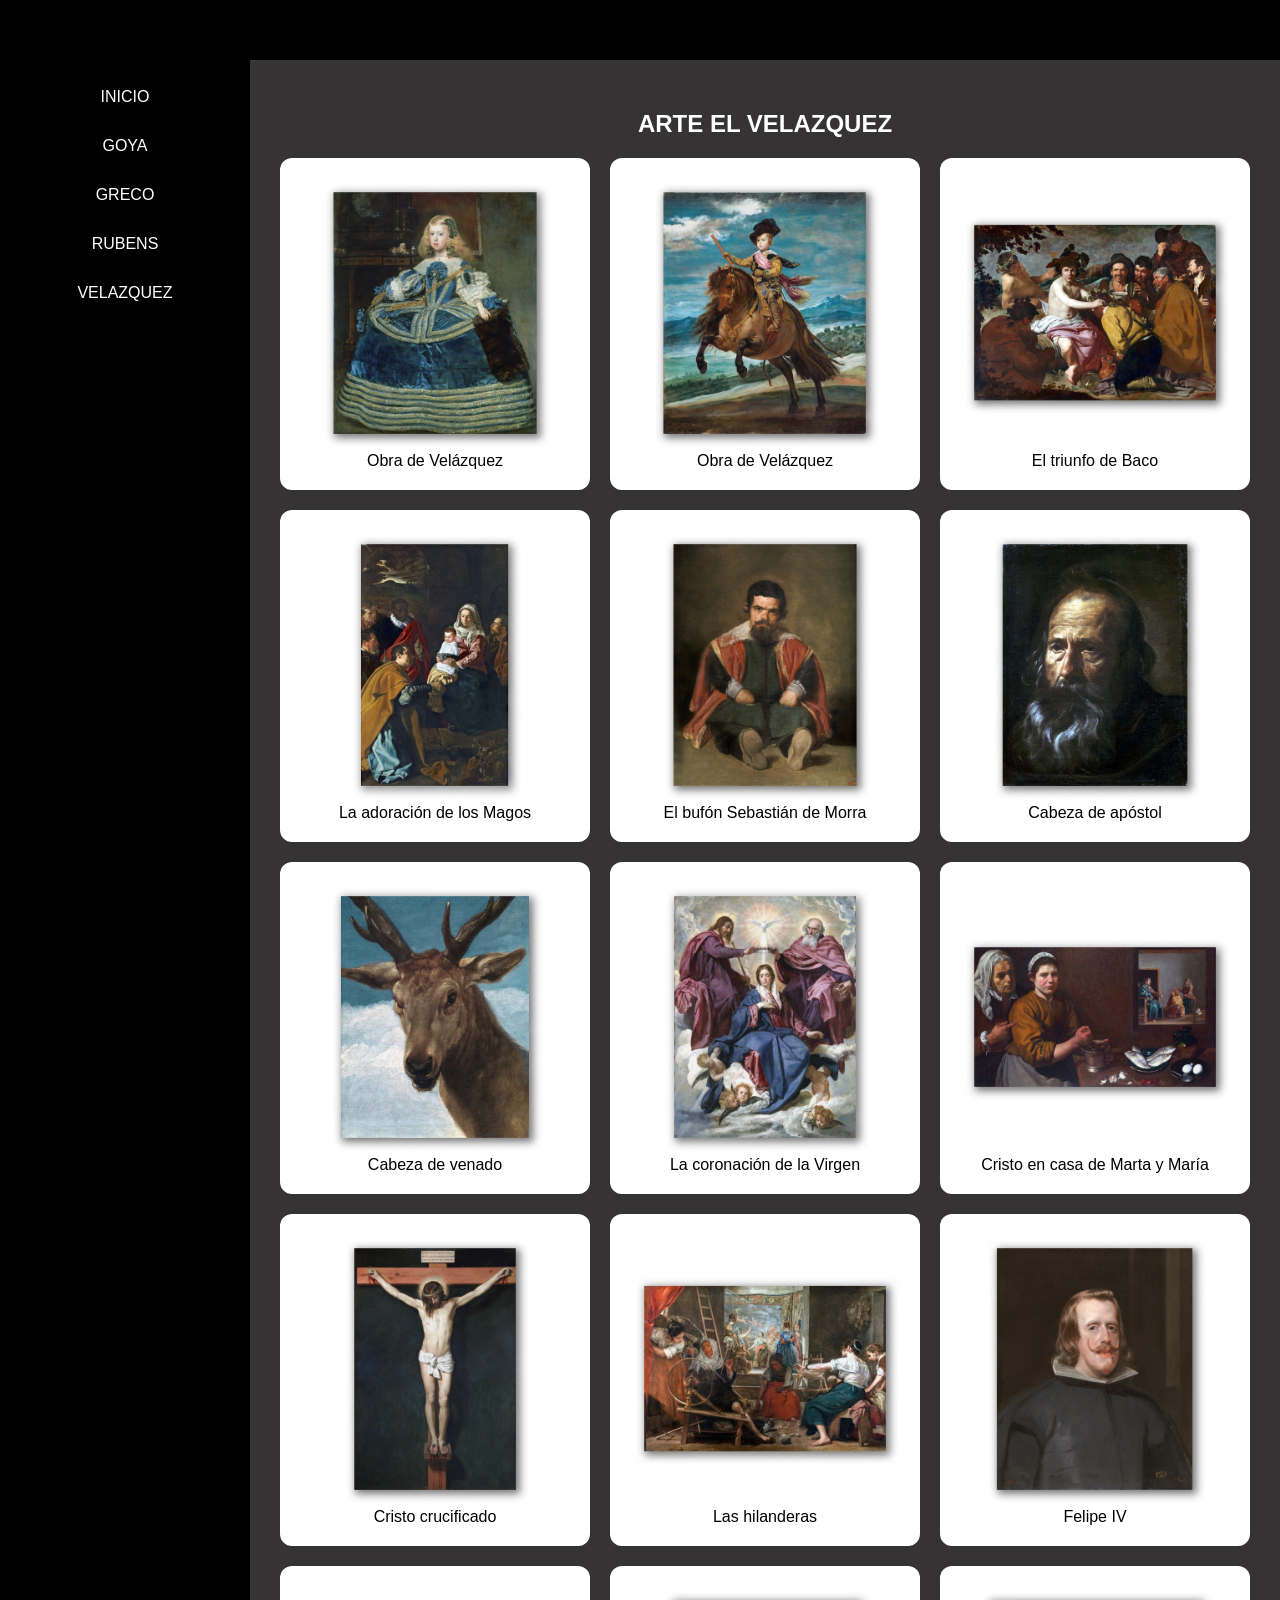
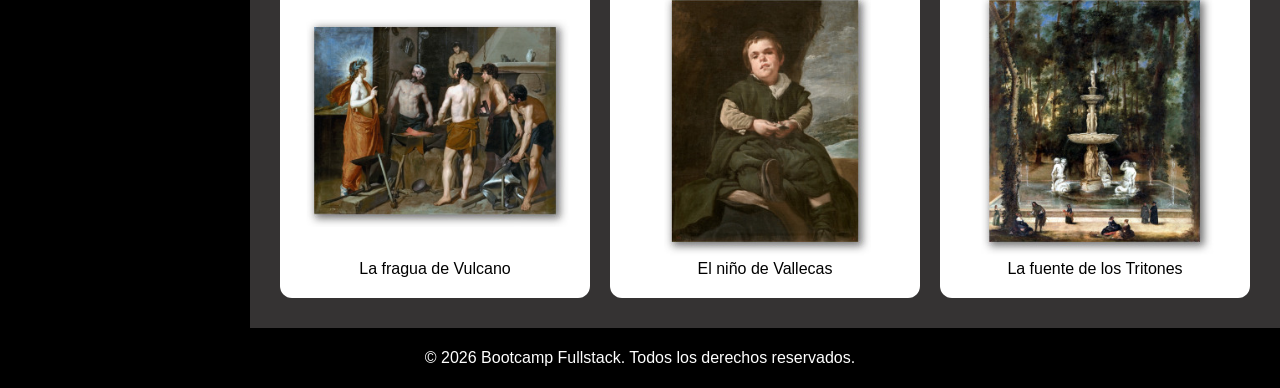
<file: ldanielas-portafolio/assets/projects/Reto/velazquez.html>
<!DOCTYPE html>
<html lang="es">

<head>
    <meta charset="UTF-8" />
    <meta name="viewport" content="width=device-width, initial-scale=1.0" />
    <title>Reto Velazquez</title>
    <link rel="stylesheet" href="assets/styles/base.css">
    <link rel="stylesheet" href="assets/styles/layout.css">
    <link rel="stylesheet" href="assets/styles/components.css">
    <link rel="stylesheet" href="assets/styles/responsive.css">
</head>

<body class="layout-grid">
    <header>
<div class="marquee">
  <h1>BIENVENIDO A NUESTRO MUSEO</h1>
</div>
    </header>

    <nav>
        <ul>
        <li><a class="nav-button" href="index.html">INICIO</a></li>
        <li><a class="nav-button" href="goya.html">GOYA</a></li>
        <li><a class="nav-button" href="greco.html">GRECO</a></li>
        <li><a class="nav-button" href="rubens.html">RUBENS</a></li>
        <li><a class="nav-button" href="velazquez.html">VELAZQUEZ</a></li>
        </ul>
    </nav>

    <main>
        <article>
            <h2>ARTE EL VELAZQUEZ</h2>

            <section class="gallery">
                <div class="thumb">
                    <a href="assets/images/tcve0014-velazquez.jpg" target="_blank">
                        <img src="assets/images/tcve0014-velazquez.jpg" alt="Obra de Velázquez">
                        <p>Obra de Velázquez</p>
                    </a>
                </div>

                <div class="thumb">
                    <a href="assets/images/tcve0015-velazquez.jpg" target="_blank">
                        <img src="assets/images/tcve0015-velazquez.jpg" alt="Obra de Velázquez">
                        <p>Obra de Velázquez</p>
                    </a>
                </div>

                <div class="thumb">
                    <a href="assets/images/triunfo-baco-borrachos-velazquez_1.jpg" target="_blank">
                        <img src="assets/images/triunfo-baco-borrachos-velazquez_1.jpg" alt="El triunfo de Baco">
                        <p>El triunfo de Baco</p>
                    </a>
                </div>

                <div class="thumb">
                    <a href="assets/images/velazquez-adoracion-magos.jpg" target="_blank">
                        <img src="assets/images/velazquez-adoracion-magos.jpg" alt="La adoración de los Magos">
                        <p>La adoración de los Magos</p>
                    </a>
                </div>

                <div class="thumb">
                    <a href="assets/images/velazquez-bufon-sebastian-morra.jpg" target="_blank">
                        <img src="assets/images/velazquez-bufon-sebastian-morra.jpg" alt="El bufón Sebastián de Morra">
                        <p>El bufón Sebastián de Morra</p>
                    </a>
                </div>

                <div class="thumb">
                    <a href="assets/images/velazquez-cabeza-apostol.jpg" target="_blank">
                        <img src="assets/images/velazquez-cabeza-apostol.jpg" alt="Cabeza de apóstol">
                        <p>Cabeza de apóstol</p>
                    </a>
                </div>

                <div class="thumb">
                    <a href="assets/images/velazquez-cabeza-venado.jpg" target="_blank">
                        <img src="assets/images/velazquez-cabeza-venado.jpg" alt="Cabeza de venado">
                        <p>Cabeza de venado</p>
                    </a>
                </div>

                <div class="thumb">
                    <a href="assets/images/velazquez-coronacion-virgen.jpg" target="_blank">
                        <img src="assets/images/velazquez-coronacion-virgen.jpg" alt="La coronación de la Virgen">
                        <p>La coronación de la Virgen</p>
                    </a>
                </div>

                <div class="thumb">
                    <a href="assets/images/velazquez-cristo-casa-marta-y-maria.jpg" target="_blank">
                        <img src="assets/images/velazquez-cristo-casa-marta-y-maria.jpg"
                            alt="Cristo en casa de Marta y María">
                        <p>Cristo en casa de Marta y María</p>
                    </a>
                </div>

                <div class="thumb">
                    <a href="assets/images/velazquez-cristo-crucificado.jpg" target="_blank">
                        <img src="assets/images/velazquez-cristo-crucificado.jpg" alt="Cristo crucificado">
                        <p>Cristo crucificado</p>
                    </a>
                </div>

                <div class="thumb">
                    <a href="assets/images/velazquez-fabula-aracne-hilanderas.jpg" target="_blank">
                        <img src="assets/images/velazquez-fabula-aracne-hilanderas.jpg" alt="Las hilanderas">
                        <p>Las hilanderas</p>
                    </a>
                </div>

                <div class="thumb">
                    <a href="assets/images/velazquez-felipe-iv.jpg" target="_blank">
                        <img src="assets/images/velazquez-felipe-iv.jpg" alt="Felipe IV">
                        <p>Felipe IV</p>
                    </a>
                </div>

                <div class="thumb">
                    <a href="assets/images/velazquez-fragua-vulcano.jpg" target="_blank">
                        <img src="assets/images/velazquez-fragua-vulcano.jpg" alt="La fragua de Vulcano">
                        <p>La fragua de Vulcano</p>
                    </a>
                </div>

                <div class="thumb">
                    <a href="assets/images/velazquez-francisco-lezcano-nino-vallecas.jpg" target="_blank">
                        <img src="assets/images/velazquez-francisco-lezcano-nino-vallecas.jpg"
                            alt="El niño de Vallecas">
                        <p>El niño de Vallecas</p>
                    </a>
                </div>

                <div class="thumb">
                    <a href="assets/images/velazquez-fuente-tritones.jpg" target="_blank">
                        <img src="assets/images/velazquez-fuente-tritones.jpg" alt="La fuente de los Tritones">
                        <p>La fuente de los Tritones</p>
                    </a>
                </div>

            </section>
        </article>
    </main>

    <footer>
        <p class="piepag">&copy; 2026 Bootcamp Fullstack. Todos los derechos reservados.</p>
    </footer>
</body>

</html>
</file>
<file: Project-Manager/Dashboard/style.css>
:root {
            --bg-main: #0b0f19;
            --bg-card: #131a26;
            --bg-card-hover: #1c2536;
            --border-color: #222f47;
            --text-main: #f3f4f6;
            --text-muted: #9ca3af;
            --accent: #3b82f6;
            --accent-hover: #2563eb;
            
            /* Semantic colors */
            --color-pendiente: #6b7280;
            --color-proceso: #3b82f6;
            --color-bloqueado: #ef4444;
            --color-validacion: #f59e0b;
            --color-finalizado: #10b981;
            
            --priority-alta: #ef4444;
            --priority-media: #f59e0b;
            --priority-baja: #10b981;
        }

        * {
            box-sizing: border-box;
            margin: 0;
            padding: 0;
            font-family: -apple-system, BlinkMacSystemFont, "Segoe UI", Roboto, "Helvetica Neue", Arial, sans-serif;
        }

        body {
            background-color: var(--bg-main);
            color: var(--text-main);
            padding: 24px;
            min-height: 100vh;
        }

        header {
            display: flex;
            justify-content: space-between;
            align-items: center;
            margin-bottom: 24px;
            border-bottom: 1px solid var(--border-color);
            padding-bottom: 16px;
        }

        h1 {
            font-size: 24px;
            font-weight: 700;
            letter-spacing: -0.025em;
        }

        .subtitle {
            font-size: 14px;
            color: var(--text-muted);
            margin-top: 4px;
        }

        /* Tabs Navigation */
        .tabs {
            display: flex;
            gap: 8px;
            background: var(--bg-card);
            padding: 4px;
            border-radius: 8px;
            border: 1px solid var(--border-color);
        }

        .tab-btn {
            background: transparent;
            border: none;
            color: var(--text-muted);
            padding: 8px 16px;
            font-size: 14px;
            font-weight: 500;
            border-radius: 6px;
            cursor: pointer;
            transition: all 0.2s;
        }

        .tab-btn.active {
            background: var(--accent);
            color: #fff;
        }

        /* Top KPI Widgets */
        .kpi-container {
            display: grid;
            grid-template-columns: repeat(auto-fit, minmax(220px, 1fr));
            gap: 16px;
            margin-bottom: 24px;
        }

        .kpi-card {
            background: var(--bg-card);
            border: 1px solid var(--border-color);
            padding: 16px;
            border-radius: 12px;
            position: relative;
            overflow: hidden;
        }

        .kpi-title {
            font-size: 12px;
            font-weight: 600;
            text-transform: uppercase;
            color: var(--text-muted);
            letter-spacing: 0.05em;
        }

        .kpi-value {
            font-size: 28px;
            font-weight: 700;
            margin-top: 8px;
        }

        /* Main Workspace Panels */
        .panel {
            display: none;
        }

        .panel.active {
            display: block;
        }

        /* Kanban Board View */
        .board {
            display: grid;
            grid-template-columns: repeat(5, minmax(250px, 1fr));
            gap: 16px;
            align-items: start;
            overflow-x: auto;
            padding-bottom: 16px;
        }

        .column {
            background: var(--bg-card);
            border: 1px solid var(--border-color);
            border-radius: 12px;
            padding: 12px;
            min-height: 500px;
        }

        .column-header {
            display: flex;
            justify-content: space-between;
            align-items: center;
            margin-bottom: 12px;
            padding-bottom: 8px;
            border-bottom: 2px solid var(--border-color);
        }

        .column-title-wrapper {
            display: flex;
            align-items: center;
            gap: 8px;
        }

        .column-dot {
            width: 8px;
            height: 8px;
            border-radius: 50%;
        }

        .column-title {
            font-size: 14px;
            font-weight: 600;
        }

        .column-count {
            background: rgba(255, 255, 255, 0.1);
            padding: 2px 8px;
            border-radius: 10px;
            font-size: 12px;
            color: var(--text-muted);
        }

        /* Task Cards */
        .task-list {
            display: flex;
            flex-direction: column;
            gap: 12px;
            min-height: 450px;
        }

        .task-card {
            background: var(--bg-main);
            border: 1px solid var(--border-color);
            border-radius: 8px;
            padding: 12px;
            cursor: pointer;
            transition: transform 0.2s, border-color 0.2s;
            position: relative;
        }

        .task-card:hover {
            transform: translateY(-2px);
            border-color: #3b82f6aa;
        }

        .task-tags {
            display: flex;
            justify-content: space-between;
            align-items: center;
            margin-bottom: 8px;
        }

        .task-area {
            font-size: 10px;
            background: rgba(59, 130, 246, 0.15);
            color: #60a5fa;
            padding: 2px 6px;
            border-radius: 4px;
            font-weight: 600;
            text-transform: uppercase;
        }

        .task-priority {
            font-size: 10px;
            font-weight: 600;
            padding: 2px 6px;
            border-radius: 4px;
        }

        .task-title {
            font-size: 14px;
            font-weight: 600;
            margin-bottom: 8px;
            line-height: 1.4;
        }

        .task-meta {
            font-size: 11px;
            color: var(--text-muted);
            margin-bottom: 8px;
            display: grid;
            grid-template-columns: auto 1fr;
            gap: 4px 8px;
        }

        .task-meta span {
            font-weight: 500;
        }

        .task-footer {
            display: flex;
            justify-content: space-between;
            align-items: center;
            border-top: 1px solid var(--border-color);
            padding-top: 8px;
            margin-top: 8px;
        }

        .task-owner {
            font-size: 12px;
            font-weight: 500;
            color: var(--text-main);
        }

        .task-actions {
            display: flex;
            gap: 4px;
        }

        .btn-icon {
            background: transparent;
            border: none;
            color: var(--text-muted);
            cursor: pointer;
            padding: 4px;
            border-radius: 4px;
        }

        .btn-icon:hover {
            color: #fff;
            background: rgba(255,255,255,0.1);
        }

        /* Analytics Tab View */
        .analytics-grid {
            display: grid;
            grid-template-columns: 1fr 1fr;
            gap: 24px;
        }

        .analytics-card {
            background: var(--bg-card);
            border: 1px solid var(--border-color);
            border-radius: 12px;
            padding: 20px;
        }

        .analytics-card h3 {
            font-size: 16px;
            margin-bottom: 16px;
            font-weight: 600;
            border-bottom: 1px solid var(--border-color);
            padding-bottom: 8px;
        }

        .chart-row {
            margin-bottom: 16px;
        }

        .chart-label {
            display: flex;
            justify-content: space-between;
            font-size: 13px;
            margin-bottom: 6px;
        }

        .chart-bar-bg {
            background: var(--bg-main);
            height: 12px;
            border-radius: 6px;
            overflow: hidden;
            border: 1px solid var(--border-color);
        }

        .chart-bar-fill {
            height: 100%;
            background: var(--accent);
            border-radius: 6px;
            width: 0%;
            transition: width 0.4s ease;
        }

        /* Reports Tab View */
        .reports-container {
            display: grid;
            grid-template-columns: 1fr 1fr;
            gap: 24px;
        }

        .report-section {
            background: var(--bg-card);
            border: 1px solid var(--border-color);
            border-radius: 12px;
            padding: 20px;
            display: flex;
            flex-direction: column;
            gap: 16px;
        }

        .report-header {
            display: flex;
            justify-content: space-between;
            align-items: center;
        }

        .btn-primary {
            background: var(--accent);
            color: white;
            border: none;
            padding: 8px 16px;
            font-size: 13px;
            font-weight: 600;
            border-radius: 6px;
            cursor: pointer;
            transition: background 0.2s;
        }

        .btn-primary:hover {
            background: var(--accent-hover);
        }

        textarea.report-box {
            width: 100%;
            height: 450px;
            background: var(--bg-main);
            border: 1px solid var(--border-color);
            border-radius: 8px;
            color: #a7f3d0;
            font-family: "Courier New", Courier, monospace;
            padding: 16px;
            font-size: 13px;
            resize: none;
            line-height: 1.5;
        }

        /* Floating Action Button for Form Modal */
        .fab {
            position: fixed;
            bottom: 32px;
            right: 32px;
            background: var(--accent);
            color: white;
            border: none;
            width: 56px;
            height: 56px;
            border-radius: 50%;
            font-size: 24px;
            cursor: pointer;
            box-shadow: 0 4px 20px rgba(59, 130, 246, 0.4);
            display: flex;
            align-items: center;
            justify-content: center;
            transition: transform 0.2s;
            z-index: 99;
        }

        .fab:hover {
            transform: scale(1.05);
        }

        /* Modal Overlay & Structure */
        .modal-overlay {
            position: fixed;
            top: 0;
            left: 0;
            right: 0;
            bottom: 0;
            background: rgba(0,0,0,0.7);
            backdrop-filter: blur(4px);
            display: none;
            align-items: center;
            justify-content: center;
            z-index: 100;
        }

        .modal-overlay.active {
            display: flex;
        }

        .modal {
            background: var(--bg-card);
            border: 1px solid var(--border-color);
            border-radius: 16px;
            width: 100%;
            max-width: 500px;
            padding: 24px;
            box-shadow: 0 10px 25px rgba(0,0,0,0.5);
        }

        .modal-title {
            font-size: 18px;
            font-weight: 700;
            margin-bottom: 16px;
        }

        .form-group {
            margin-bottom: 14px;
        }

        .form-group label {
            display: block;
            font-size: 12px;
            font-weight: 600;
            color: var(--text-muted);
            margin-bottom: 6px;
            text-transform: uppercase;
        }

        .form-control {
            width: 100%;
            background: var(--bg-main);
            border: 1px solid var(--border-color);
            border-radius: 6px;
            padding: 10px;
            color: var(--text-main);
            font-size: 14px;
        }

        .form-control:focus {
            outline: none;
            border-color: var(--accent);
        }

        .form-actions {
            display: flex;
            justify-content: flex-end;
            gap: 12px;
            margin-top: 20px;
        }

        .btn-secondary {
            background: transparent;
            border: 1px solid var(--border-color);
            color: var(--text-muted);
            padding: 8px 16px;
            border-radius: 6px;
            cursor: pointer;
        }

        .btn-secondary:hover {
            background: rgba(255,255,255,0.05);
            color: #fff;
        }
        .theme-btn {

        background: var(--bg-card);
        border: 1px solid var(--border);
        color: white;
        padding: 10px;
        border-radius: 8px;
        cursor: pointer;
        }

        .light-theme {

        --bg-main: #f3f4f6;
        --bg-card: #ffffff;
        --border: #d1d5db;
        --text: #111827;
        --muted: #6b7280;

        }
</file>
<file: Project-Manager/Horarios/style.css>
:root {
            --bg-main: #0B0F19;
            --bg-card: #151B2C;
            --bg-input: #1E2640;
            --text-main: #F3F4F6;
            --text-muted: #9CA3AF;
            --accent: #3B82F6;
            --accent-hover: #2563EB;
            --border: #2D3748;
            --success: #10B981;
        }

        * {
            box-sizing: border-box;
            margin: 0;
            padding: 0;
            font-family: 'Segoe UI', Tahoma, Geneva, Verdana, sans-serif;
        }

        body {
            background-color: var(--bg-main);
            color: var(--text-main);
            padding: 2rem;
            display: flex;
            flex-direction: column;
            gap: 2rem;
        }

        header {
            border-bottom: 1px solid var(--border);
            padding-bottom: 1rem;
        }

        header h1 {
            font-size: 1.8rem;
            font-weight: 600;
        }

        header p {
            color: var(--text-muted);
            font-size: 0.9rem;
        }

        .layout {
            display: grid;
            grid-template-columns: 350px 1fr;
            gap: 2rem;
            align-items: start;
        }

        @media (max-width: 1200px) {
            .layout {
                grid-template-columns: 1fr;
            }
        }

        .panel {
            background-color: var(--bg-card);
            border: 1px solid var(--border);
            border-radius: 12px;
            padding: 1.5rem;
        }

        .panel h2 {
            font-size: 1.2rem;
            margin-bottom: 1.2rem;
            color: var(--text-main);
            border-left: 4px solid var(--accent);
            padding-left: 8px;
        }

        .form-group {
            margin-bottom: 1rem;
        }

        .form-group label {
            display: block;
            font-size: 0.85rem;
            color: var(--text-muted);
            margin-bottom: 0.4rem;
        }

        .form-row {
            display: grid;
            grid-template-columns: 1fr 1fr;
            gap: 0.5rem;
        }

        input, select {
            width: 100%;
            background-color: var(--bg-input);
            border: 1px solid var(--border);
            border-radius: 6px;
            padding: 0.6rem;
            color: var(--text-main);
            font-size: 0.9rem;
            outline: none;
            transition: border 0.2s;
        }

        input:focus, select:focus {
            border-color: var(--accent);
        }

        /* Estilos específicos para inputs dentro de la tabla (Edición) */
        td input[type="time"], td input[type="date"], td input[type="number"], td input[type="text"] {
            padding: 0.3rem 0.5rem;
            font-size: 0.85rem;
            background-color: rgba(30, 38, 64, 0.5);
            border: 1px solid transparent;
            border-radius: 4px;
        }

        td input:focus {
            border-color: var(--accent);
            background-color: var(--bg-input);
        }

        td input[type="number"] {
            width: 70px;
            text-align: center;
        }

        button {
            width: 100%;
            background-color: var(--accent);
            color: white;
            border: none;
            border-radius: 6px;
            padding: 0.75rem;
            font-size: 0.95rem;
            font-weight: 600;
            cursor: pointer;
            transition: background 0.2s;
            margin-top: 0.5rem;
        }

        button:hover {
            background-color: var(--accent-hover);
        }

        .filters {
            display: flex;
            gap: 1rem;
            align-items: center;
            margin-bottom: 1rem;
        }

        .filters select {
            width: 200px;
        }

        .table-container {
            overflow-x: auto;
        }

        table {
            width: 100%;
            border-collapse: collapse;
            text-align: left;
            font-size: 0.9rem;
        }

        th, td {
            padding: 0.75rem;
            border-bottom: 1px solid var(--border);
            vertical-align: middle;
        }

        th {
            background-color: rgba(255, 255, 255, 0.02);
            color: var(--text-muted);
            font-weight: 600;
            font-size: 0.85rem;
        }

        tr:hover td {
            background-color: rgba(255, 255, 255, 0.01);
        }

        .badge {
            display: inline-block;
            padding: 0.25rem 0.5rem;
            border-radius: 4px;
            font-size: 0.75rem;
            font-weight: 600;
            text-transform: uppercase;
        }

        .badge-infra { background: rgba(16, 185, 129, 0.15); color: #10B981; }
        .badge-dev { background: rgba(59, 130, 246, 0.15); color: #3B82F6; }
        .badge-soporte { background: rgba(245, 158, 11, 0.15); color: #F59E0B; }

        .btn-delete {
            background: none;
            color: #EF4444;
            border: none;
            padding: 0;
            width: auto;
            margin: 0;
            cursor: pointer;
            font-size: 0.85rem;
        }
        .btn-delete:hover {
            text-decoration: underline;
            background: none;
        }

        .inline-group {
            display: flex;
            flex-direction: column;
            gap: 0.3rem;
        }
        .inline-row {
            display: flex;
            align-items: center;
            gap: 0.3rem;
            font-size: 0.8rem;
            color: var(--text-muted);
        }
</file>
<file: ldanielas-portafolio/assets/projects/Reto/assets/styles/base.css>
/* RESET */
*{
    margin: 0;
    padding: 0;
    box-sizing: border-box;
}

/* BASE */
body{
    font-family: 'Segoe UI', sans-serif;
    background-color: rgb(29,28,28);
    color: white;
}

ul{
    list-style: none;
}

a{
    text-decoration: none;
    color: inherit;
}
</file>
<file: ldanielas-portafolio/assets/projects/Reto/assets/styles/layout.css>
.layout-grid{
    display: grid;
    grid-template-columns: 250px 1fr;
    grid-template-rows: 60px 1fr 60px;

    grid-template-areas:
        "header header"
        "nav main"
        "footer footer";
    text-align: center;
}

/* AREAS */
header{ grid-area: header; }
nav{ grid-area: nav; }
main{ grid-area: main; }
footer{ grid-area: footer; }

/* ESTILOS BASE DEL LAYOUT */
header, footer{
    background: black;
    display: flex;
    align-items: center;
    justify-content: center;
}

nav{
    background: black;
    padding: 20px;
}

main{
    background: #353333;
    padding: 30px;
}
</file>
<file: ldanielas-portafolio/assets/projects/Reto/assets/styles/components.css>
/* NAV */
body > nav ul li{
    margin-bottom: 15px;
}

body > nav a{
    display: block;
    padding: 8px;
    border-radius: 5px;
}

body > nav a:hover{
    background: #353333;
    transform: scale(1.05);
}

/* GALERÍA */
.gallery{
    display: grid;
    grid-template-columns: repeat(3, 1fr);
    gap: 20px;
    max-width: 1000px;
    margin: 0 auto;
}

.thumb{
    background: white;
    color: black;
    padding: 20px;
    border-radius: 12px;
    text-align: center;
    transition: 0.3s;
    opacity: 0;
    transform: translateY(30px);
    animation: fadeIn 0.8s ease forwards;
}
@keyframes fadeIn {
    to {
        opacity: 1;
        transform: translate(0);
    }
}

.thumb img{
    max-width: 100%;
    height: auto;
}

.thumb:hover{
    transform: scale(1.05);
}

/* MARQUEE PRO */
.marquee{
    overflow: hidden;
    white-space: nowrap;
}

.marquee h1{
    display: inline-block;
    padding-left: 100%;
    animation: mover 10s linear infinite;
}

@keyframes mover{
    0%{ transform: translateX(0); }
    100%{ transform: translateX(-100%); }
}

/* VIDEO / IMAGEN PRINCIPAL */
.video-container{
    display: flex;
    justify-content: center;
    align-items: center;
    margin-top: 20px;
}

.thumb1{
    max-width: 600px;
    width: 100%;
}

.thumb1 img{
    width: 100%;
    height: auto;
    border-radius: 12px;
    transition: transform 0.3s ease;
}

.thumb1:hover img{
    transform: scale(1.05);
}

h2{
    padding: 20px;
}
</file>
<file: ldanielas-portafolio/assets/projects/Reto/assets/styles/responsive.css>
@media (max-width: 768px){

    .layout-grid{
        grid-template-columns: 1fr;
        grid-template-rows: auto auto 1fr auto;

        grid-template-areas:
            "header"
            "nav"
            "main"
            "footer";
    }

    /* NAV horizontal */
    body > nav ul{
        display: flex;
        flex-wrap: wrap;
        justify-content: center;
        gap: 10px;
    }

    body > nav ul li{
        margin-bottom: 0;
    }

    body > nav a{
        background: #353333;
        font-size: 0.9rem;
    }

    /* GALERÍA */
    .gallery{
        grid-template-columns: repeat(2, 1fr);
    }
    .thumb1{
        max-width: 100%;
    }
}

@media (max-width: 480px){

    .gallery{
        grid-template-columns: 1fr;
    }

    h1{ font-size: 1.2rem; }
    h2{ font-size: 1.1rem; }
}
</file>
<file: ldanielas-portafolio/assets/projects/saas-ia/styles.css>
/* CSS PROYECTO SAAS */
/* 1. RESETEO Y BASES */
*{
    margin: 0;
    padding: 0;
    box-sizing: border-box;
    font-family: 'Segoe UI', Tahoma, Geneva, Verdana, sans-serif;
}

/* 2. LAYOUT PRINCIPAL (Flexbox)*/
.app-container{
    display: flex; /*Ponemos Sidebar y chat en fila*/
    height: 100vh; /*Ocupar el 100% de la altura de la ventana*/
    overflow: hidden; /*Evita que la web entera haga scroll*/
}

/* 3. SIDEBAR (Barra lateral) */
.sidebar{
    width: 260px; /*Ancho fijo para el menú */
    background-color: #202123; /*Color oscuro tipo CHATGPT*/
    color: white;
    display: flex;
    flex-direction: column; /*Los elementos del menú van*/
    justify-content: space-between; /*Logo arriba, perfil abajo*/
    padding: 15px;
}

.menu-lateral button{
    width: 100%;
    padding: 12px;
    background: transparent;
    border: 1px solid #4d4d4f;
    color: white;
    border-radius: 5px;
    cursor: pointer;
    margin-bottom: 20px;
}

.historial ul {
    margin-top: 10px;
    padding-left: 20px;
}

.historial li {
    margin-bottom: 8px;
}

/* 4. AREA DE CHAT (Zona Central) */

.chat-area{
    flex-grow: 1; /*Ocupa TODO el espacio restante de la pantalla*/
    display: flex;
    flex-direction: column; /*Cabecera arriba, mensajes centro, input abajo*/
    background-color: #343541;
}

.chat-header{
    padding: 15px;
    border-bottom: 1px solid #4d4d4f;
    color: #ececf1;
    text-align: center;
}

.controles-filtros {
    text-align: center;
    padding: 10px;
    background-color: #202123;
    border-bottom: 1px solid #4d4d4f;

}

.controles-filtros button {
    background: #444654;
    color: white;
    border: 1px solid #565869;
    padding: 8px 15px;
    margin: 0 5px;
    border-radius: 5px;
    cursor: pointer;
    transition: 0.3s;
}
.controles-filtros button:hover {
    background-color: #565869;
}


/* Modificamos el mensajes-container
    - mensajes uno debajo del otro
    - scroll vertical
    - simulación real de chat
*/
.mensajes-container {
    flex-grow: 1; /*Mensajes ocupan el centro*/
    padding: 20px 40px;
    display: flex;
    /* Se agrega el flex-direction : column por ser chat */
    flex-direction: column;
    /*flex-start : cololar elementos al inicio del contenedor*/
    justify-content: flex-start;
    /*strech los elementos ocupan el ancho disponible*/
    align-items: stretch;
    overflow-y: auto;
}

/*BURBUJAS*/
.msg-usuario, .msg-ia {
    padding: 15px;
    border-radius: 10px;
    margin-bottom: 15px;
    max-width: 80%;
    width: fit-content;
    line-height: 1.5;
    transition: all 0.3s ease;
}

/* La Burbuja de usuario se alinea a la derecha */
.msg-usuario {
    background-color: #19c37d ;
    color: white;
    align-self: flex-end;
}
/*Se alinea a la izquierda*/
.msg-ia {
    background-color: #444654;
    color: #d1d1d1;
    align-self: flex-start;
}


/*5. FORMULARIO DE ENTRADA (input)*/
.input-area{
    padding: 20px 40px;
}

.chat-form{
    max-width: 700px;
    margin: 0 auto; /*Centra el formulario en el medio*/
    display: flex;/*El input y el boton en fila*/
    background-color: #40414f;
    padding: 10px;
    border-radius: 8px;
    box-shadow: 0 0 15px rgba(0, 0, 0, 0.2);
}

.chat-form input {
    flex-grow: 1; /* El input estira todo lo que puede*/
    background-color: transparent;
    border: none; /*Sin borde*/
    color: white;
    padding: 10px;
    outline: none; /*Quita el borde azul al hacer click*/
    /*Aumentamos el tamño de la letra del input*/
    font-size: 1rem;
}

.chat-form button {
    background-color: #19c37d;
    color: white;
    border: none;
    padding: 5px 15px;
    border-radius: 5px;
    cursor: pointer;
    transition: 0.3s;
}

.chat-form button:hover {
    opacity: 0.9;
}
/* sr-only ocultar elemente visualmente sin eliminarlo HTML */
.sr-only {
    /*position absolute - para mover libremente top left bottom etc*/
    position: absolute;
    /*Mueve muy lejos a la izquierda*/
    left: -9999px;
}

/*MAGIA RESPONSIVE - ADAPTANDO EL CHAT A MÓVILES*/

/*Si la pantalla es de tamaño tablet
o móvil (menos de 768px)
*/
@media (max-width: 768px){
    /*1. Ocultanos menu lateral*/
    .sidebar {
        /*Hace de que la barra 
        desaparezca*/
        display: none;
    }
    /*2. Damos mas espacio al texto del chat*/
    .mensajes-container{
        /*Reducir el padding*/
        padding: 20px;
    }
    /*3. Ajustamos el formulario para que
    quepa bien en pantallas estrechas*/
    .input-area{
        padding: 15px;
    }
    .chat-form {
        padding: 5px;
    }

    .chat-form input{
        font-size: 0.9rem; /*letra mas pequeña*/
    }
    .chat-form button{
        padding: 8px 12px;/*boton mas compacto*/
    }
}

@media (max-width:480px) {
    .chat-header h3 {
        font-size: 1.1rem; /*Achicamos el titulo superior*/
    }

    .msg-usuario, .msg-ia {
        max-width: 90%;
        font-size: 0.95rem;
    }

}
</file>
